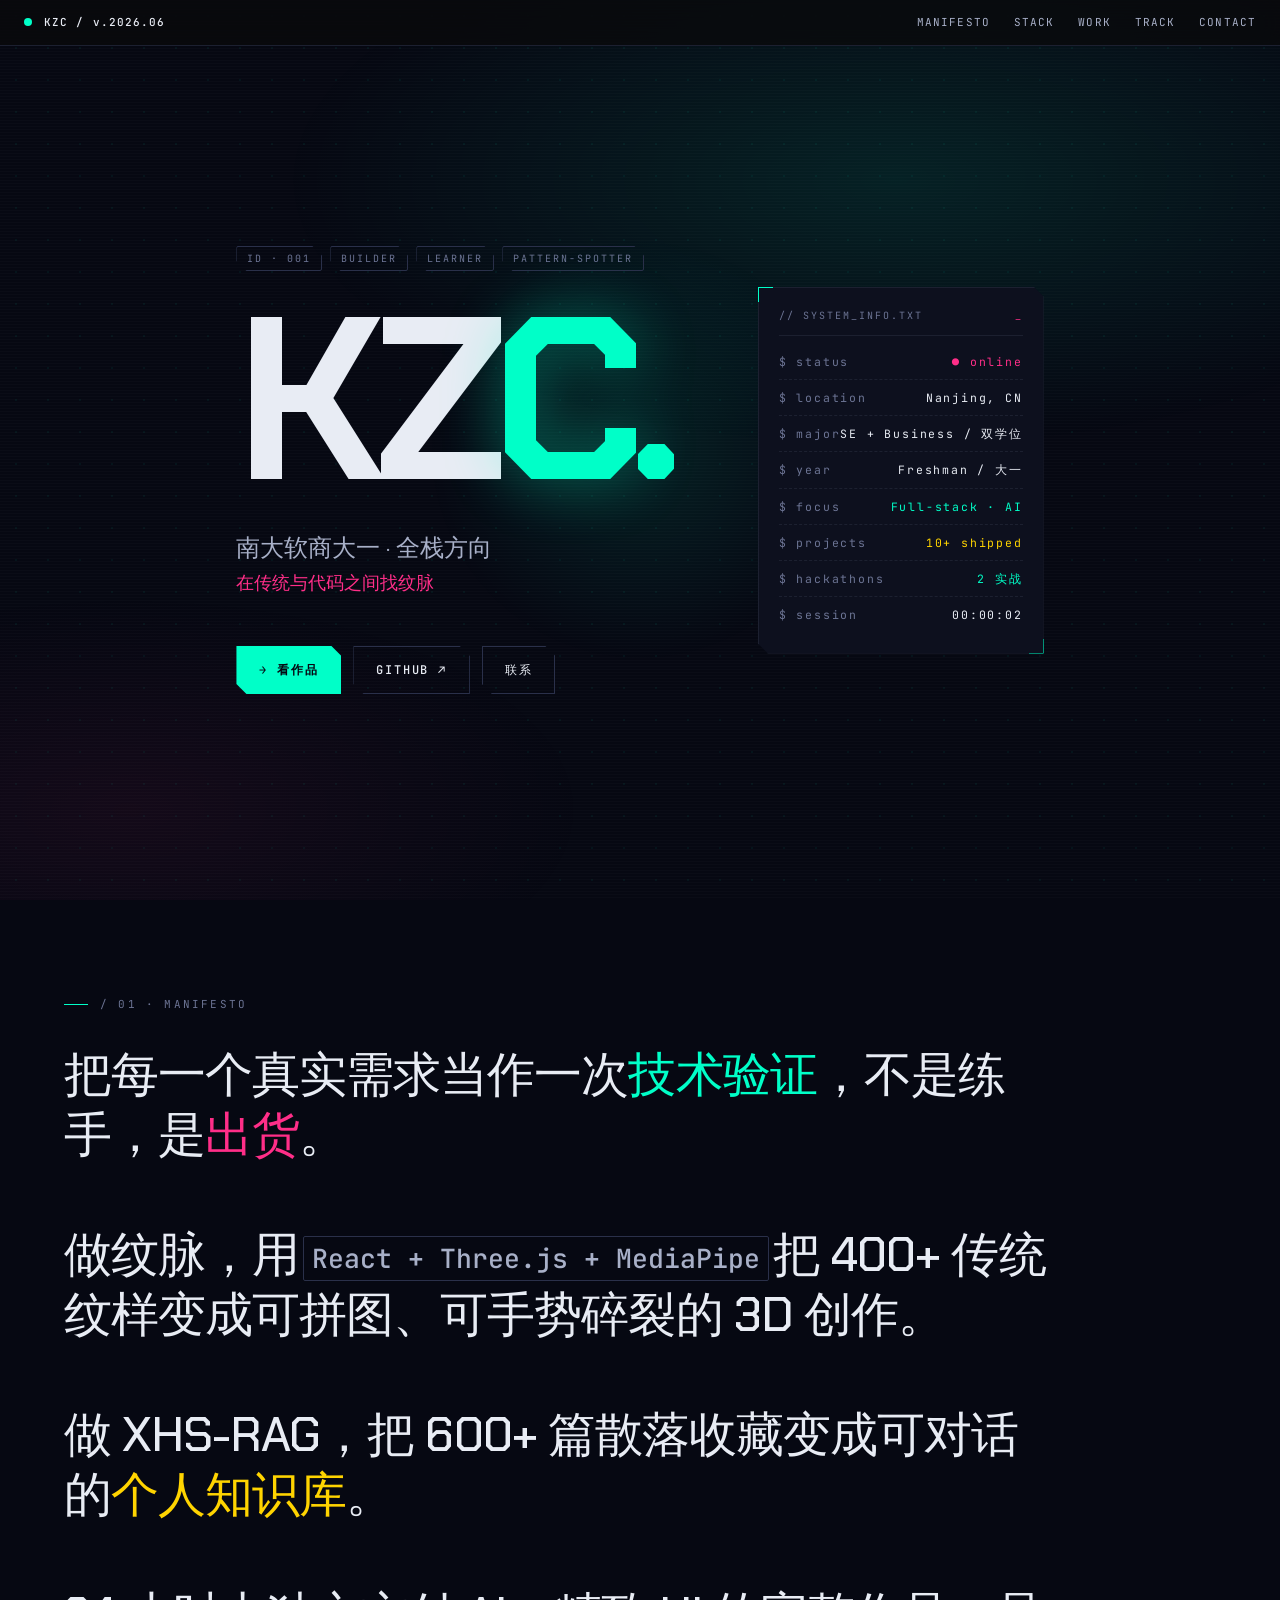
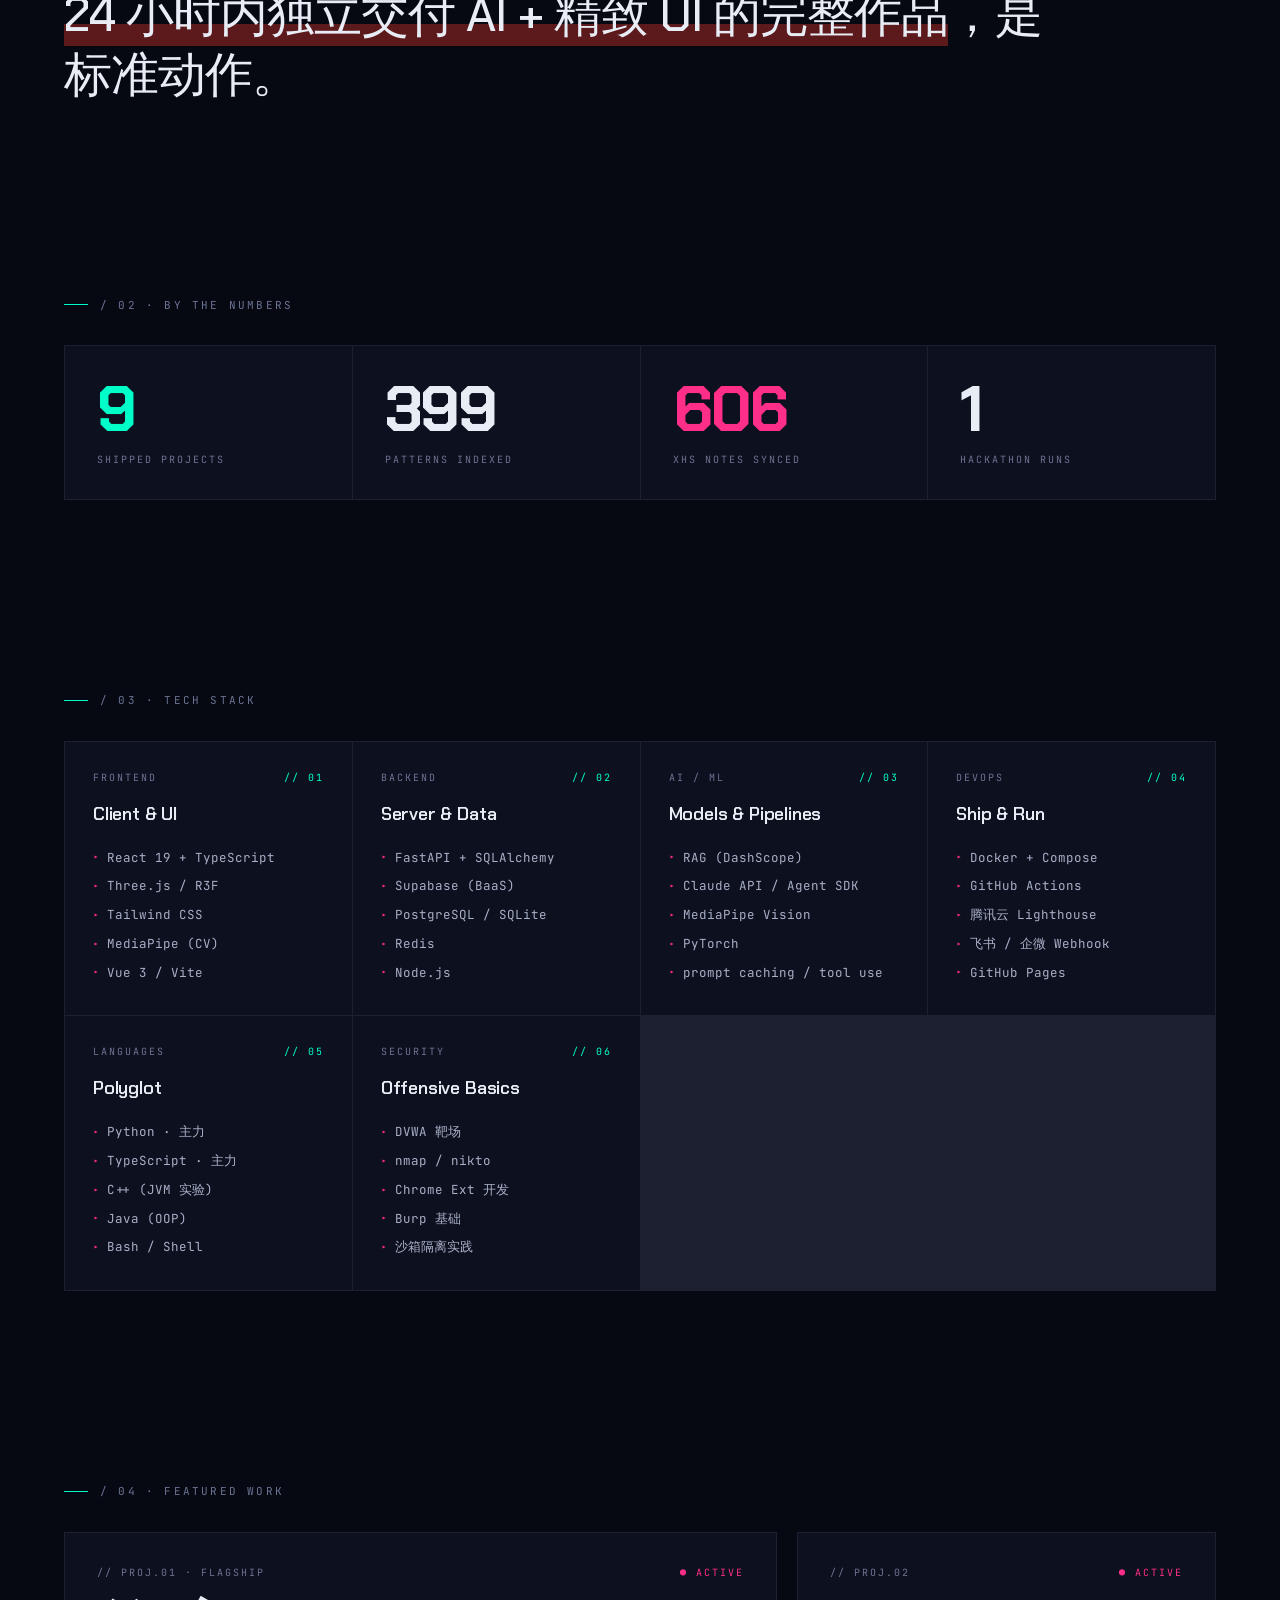
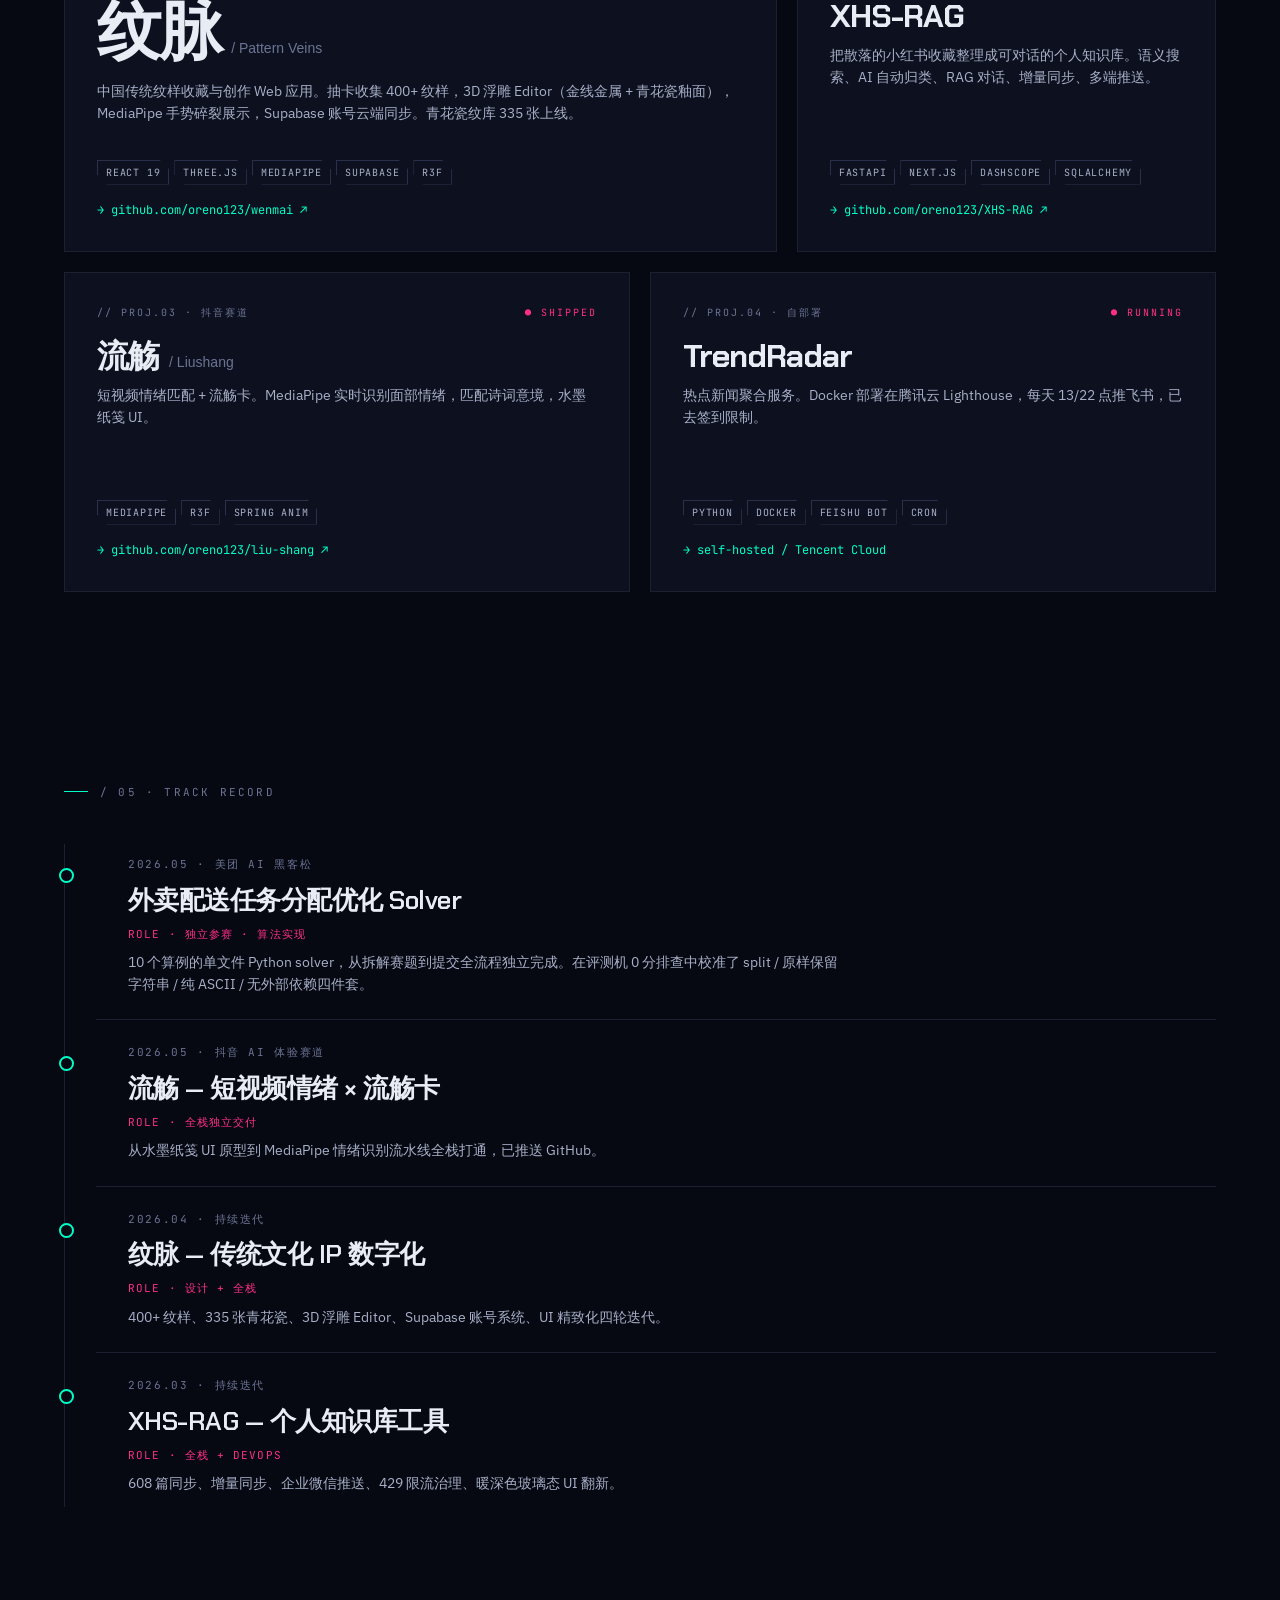
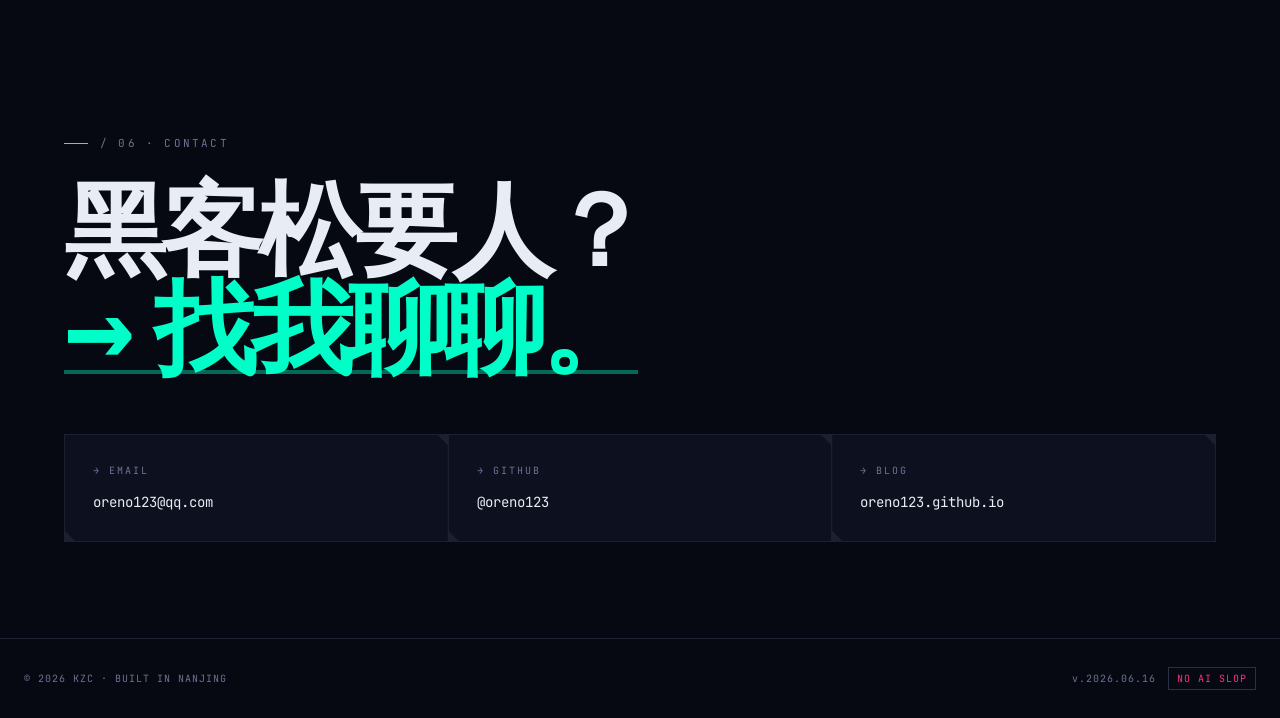
<file: me/index.html>
<!DOCTYPE html>
<html lang="zh-CN">
<head>
<meta charset="UTF-8">
<meta name="viewport" content="width=device-width, initial-scale=1.0">
<title>Kzc · Builder / Learner / Pattern-Spotter</title>
<meta name="description" content="Kzc — 南大软商大一 · 全栈方向 · AI 应用 / 文化 IP 数字化 / 24h 出货黑客松选手">

<!-- Open Graph -->
<meta property="og:type" content="website">
<meta property="og:url" content="https://oreno123.github.io/me/">
<meta property="og:title" content="KZC. — 南大软商大一 · 全栈 / AI">
<meta property="og:description" content="在传统与代码之间找纹脉。10+ shipped projects · 400+ patterns indexed · 608 XHS notes · 2 hackathon runs.">
<meta property="og:image" content="https://oreno123.github.io/me/og-image.png">
<meta property="og:image:width" content="1200">
<meta property="og:image:height" content="630">
<meta property="og:image:alt" content="KZC personal portfolio — cyberpunk data dashboard style">
<meta property="og:locale" content="zh_CN">
<meta property="og:site_name" content="KZC">

<!-- Twitter Card -->
<meta name="twitter:card" content="summary_large_image">
<meta name="twitter:title" content="KZC. — 南大软商大一 · 全栈 / AI">
<meta name="twitter:description" content="在传统与代码之间找纹脉。10+ shipped projects · 400+ patterns · 608 XHS notes · 2 hackathons.">
<meta name="twitter:image" content="https://oreno123.github.io/me/og-image.png">

<!-- Theme color -->
<meta name="theme-color" content="#060812">
<link rel="preconnect" href="https://fonts.googleapis.com">
<link rel="preconnect" href="https://fonts.gstatic.com" crossorigin>
<link href="https://fonts.googleapis.com/css2?family=Chakra+Petch:wght@400;500;600;700&family=JetBrains+Mono:wght@400;500;700&family=IBM+Plex+Sans:wght@300;400;500;600&display=swap" rel="stylesheet">
<style>
:root {
  --bg-0: #060812;
  --bg-1: #0d101e;
  --bg-2: #141829;
  --bg-3: #1c2030;
  --fg-0: #e8ecf4;
  --fg-1: #a8b0c8;
  --fg-2: #6c7494;
  --fg-3: #3a4060;
  --red: #00ffc8;
  --cyan: #ff2e88;
  --yellow: #ffd400;
  --border: #1c2030;
  --border-bright: #2a304a;
}

* { margin: 0; padding: 0; box-sizing: border-box; }
html { scroll-behavior: smooth; }

:focus-visible {
  outline: 2px solid var(--cyan);
  outline-offset: 3px;
}
a:focus-visible, button:focus-visible {
  outline: 2px solid var(--cyan);
  outline-offset: 3px;
  border-radius: 1px;
}

body {
  background: var(--bg-0);
  color: var(--fg-0);
  font-family: 'IBM Plex Sans', 'Geist', system-ui, sans-serif;
  font-weight: 400;
  line-height: 1.5;
  overflow-x: hidden;
  -webkit-font-smoothing: antialiased;
  position: relative;
}

body::before {
  content: '';
  position: fixed;
  inset: 0;
  background-image:
    radial-gradient(circle, rgba(0,255,200,0.05) 1px, transparent 1px),
    repeating-linear-gradient(0deg, transparent 0, transparent 2px, rgba(255,255,255,0.018) 2px, rgba(255,255,255,0.018) 3px);
  background-size: 32px 32px, 100% 3px;
  pointer-events: none;
  z-index: 0;
}

body::after {
  content: '';
  position: fixed;
  inset: 0;
  background:
    radial-gradient(ellipse 80% 50% at 70% 20%, rgba(0,255,200,0.10), transparent 60%),
    radial-gradient(ellipse 60% 40% at 10% 90%, rgba(255,46,136,0.06), transparent 60%);
  pointer-events: none;
  z-index: 1;
}

/* === Cyberpunk clip corners === */
.hero-side,
.hero-meta-top span,
.btn,
.project-card .stack span,
.contact-cell {
  clip-path: polygon(0 0, calc(100% - 10px) 0, 100% 10px, 100% 100%, 10px 100%, 0 calc(100% - 10px));
}

/* === Glitch hover on hero title === */
.hero h1 {
  position: relative;
  transition: text-shadow 0.2s;
  cursor: default;
}
.hero h1:hover .accent,
.hero h1:hover .dot-end {
  animation: glitch 0.45s steps(2) infinite;
}
@keyframes glitch {
  0%   { text-shadow: 2px 0 var(--cyan), -2px 0 var(--red); }
  25%  { text-shadow: -2px 0 var(--cyan), 2px 0 var(--red); }
  50%  { text-shadow: 1px 1px var(--cyan), -1px -1px var(--red); }
  75%  { text-shadow: -1px 1px var(--cyan), 1px -1px var(--red); }
  100% { text-shadow: 2px 0 var(--cyan), -2px 0 var(--red); }
}

/* === Wide tracking for mono labels (停连感) === */
.section-label,
.topbar,
.hero-meta-top,
.hero-side,
.stack-cell .cat,
.project-card .proj-num,
.track-item .date,
.track-item .role,
.stat-cell .label,
.contact-cell .label,
footer {
  letter-spacing: 0.15em;
}

.cursor-glow {
  position: fixed;
  width: 500px;
  height: 500px;
  border-radius: 50%;
  background: radial-gradient(circle, rgba(0,255,200,0.10), transparent 60%);
  pointer-events: none;
  transform: translate(-50%, -50%);
  z-index: 2;
  will-change: transform;
}

main { position: relative; z-index: 5; }

.container {
  max-width: 1200px;
  margin: 0 auto;
  padding: 0 24px;
}

.topbar {
  position: fixed;
  top: 0; left: 0; right: 0;
  z-index: 100;
  padding: 14px 24px;
  display: flex;
  justify-content: space-between;
  align-items: center;
  backdrop-filter: blur(20px);
  -webkit-backdrop-filter: blur(20px);
  background: rgba(10,10,11,0.75);
  border-bottom: 1px solid var(--border);
  font-family: 'JetBrains Mono', monospace;
  font-size: 11px;
  letter-spacing: 0.1em;
}

.topbar .brand {
  display: flex;
  align-items: center;
  gap: 12px;
  color: var(--fg-0);
  font-weight: 500;
}

.topbar .brand .dot {
  width: 8px; height: 8px;
  background: var(--red);
  border-radius: 50%;
  animation: pulse 2s ease-in-out infinite;
}

@keyframes pulse {
  0%, 100% { opacity: 1; box-shadow: 0 0 12px var(--red); }
  50% { opacity: 0.4; box-shadow: 0 0 4px var(--red); }
}

.topbar nav { display: flex; gap: 24px; }
.topbar nav a {
  color: var(--fg-1);
  text-decoration: none;
  transition: color 0.2s;
}
.topbar nav a:hover { color: var(--cyan); }

section {
  padding: 96px 0;
  position: relative;
}

.section-label {
  font-family: 'JetBrains Mono', monospace;
  font-size: 11px;
  letter-spacing: 0.2em;
  text-transform: uppercase;
  color: var(--fg-2);
  margin-bottom: 32px;
  display: flex;
  align-items: center;
  gap: 12px;
}
.section-label::before {
  content: '';
  width: 24px;
  height: 1px;
  background: var(--red);
}

/* === HERO === */
.hero {
  min-height: 100vh;
  display: flex;
  align-items: center;
  padding: 120px 0 80px;
  position: relative;
}

.hero-grid {
  display: grid;
  grid-template-columns: 1.6fr 1fr;
  gap: 64px;
  align-items: center;
  width: 100%;
}

.hero-meta-top {
  font-family: 'JetBrains Mono', monospace;
  font-size: 10px;
  color: var(--fg-2);
  letter-spacing: 0.2em;
  text-transform: uppercase;
  margin-bottom: 32px;
  display: flex;
  gap: 8px;
  flex-wrap: wrap;
}

.hero-meta-top span {
  padding: 4px 10px;
  border: 1px solid var(--border-bright);
  border-radius: 2px;
}

.hero h1 {
  font-family: 'Chakra Petch', sans-serif;
  font-size: clamp(96px, 18vw, 240px);
  font-weight: 700;
  letter-spacing: -0.06em;
  line-height: 0.85;
  margin-bottom: 32px;
  color: var(--fg-0);
}

.hero h1 .accent {
  color: var(--red);
  text-shadow: 0 0 60px rgba(0,255,200,0.4);
}

.hero h1 .dot-end {
  color: var(--red);
}

.hero-tagline {
  font-family: 'Chakra Petch', sans-serif;
  font-size: clamp(18px, 2vw, 24px);
  font-weight: 400;
  color: var(--fg-1);
  max-width: 540px;
  margin-bottom: 48px;
  line-height: 1.4;
}

.hero-tagline .mono {
  font-family: 'JetBrains Mono', monospace;
  font-size: 0.75em;
  color: var(--cyan);
  display: inline-block;
  margin-top: 6px;
}

.hero-cta {
  display: flex;
  gap: 12px;
  flex-wrap: wrap;
}

.btn {
  font-family: 'JetBrains Mono', monospace;
  font-size: 12px;
  font-weight: 500;
  letter-spacing: 0.15em;
  text-transform: uppercase;
  padding: 14px 22px;
  border: 1px solid var(--border-bright);
  background: transparent;
  color: var(--fg-0);
  text-decoration: none;
  cursor: pointer;
  transition: all 0.2s ease;
  display: inline-flex;
  align-items: center;
  gap: 6px;
}

.btn:hover {
  background: var(--fg-0);
  color: var(--bg-0);
  border-color: var(--fg-0);
}

.btn.primary {
  background: var(--red);
  color: var(--bg-0);
  border-color: var(--red);
  font-weight: 700;
}
.btn.primary:hover {
  background: transparent;
  color: var(--red);
  box-shadow: 0 0 20px rgba(255,59,48,0.3);
}

.hero-side {
  border: 1px solid var(--border);
  padding: 20px;
  font-family: 'JetBrains Mono', monospace;
  font-size: 12px;
  background: var(--bg-1);
  position: relative;
  backdrop-filter: blur(8px);
}

.hero-side::before {
  content: '';
  position: absolute;
  top: -1px; left: -1px;
  width: 14px; height: 14px;
  border-top: 1px solid var(--red);
  border-left: 1px solid var(--red);
}
.hero-side::after {
  content: '';
  position: absolute;
  bottom: -1px; right: -1px;
  width: 14px; height: 14px;
  border-bottom: 1px solid var(--red);
  border-right: 1px solid var(--red);
}

.hero-side-title {
  font-size: 10px;
  letter-spacing: 0.2em;
  color: var(--fg-2);
  text-transform: uppercase;
  padding-bottom: 12px;
  margin-bottom: 8px;
  border-bottom: 1px solid var(--border);
  display: flex;
  justify-content: space-between;
}
.hero-side-title .blink {
  color: var(--cyan);
  animation: blink 1.2s steps(2) infinite;
}
@keyframes blink {
  0%, 50% { opacity: 1; }
  51%, 100% { opacity: 0; }
}

.hero-side-row {
  display: flex;
  justify-content: space-between;
  padding: 9px 0;
  border-bottom: 1px dashed var(--border);
  font-size: 11.5px;
}
.hero-side-row:last-child { border-bottom: none; }
.hero-side-row .key { color: var(--fg-2); }
.hero-side-row .val { color: var(--fg-0); }
.hero-side-row .val.red { color: var(--red); }
.hero-side-row .val.cyan { color: var(--cyan); }
.hero-side-row .val.yellow { color: var(--yellow); }

/* === MANIFESTO === */
.manifesto {
  font-family: 'Chakra Petch', sans-serif;
  font-size: clamp(28px, 4vw, 48px);
  font-weight: 500;
  line-height: 1.25;
  letter-spacing: -0.02em;
  max-width: 1000px;
  color: var(--fg-0);
}
.manifesto .red { color: var(--red); }
.manifesto .cyan { color: var(--cyan); }
.manifesto .yellow { color: var(--yellow); }
.manifesto .mono-inline {
  font-family: 'JetBrains Mono', monospace;
  font-size: 0.55em;
  color: var(--fg-1);
  padding: 4px 8px;
  border: 1px solid var(--border-bright);
  border-radius: 2px;
  letter-spacing: 0;
  vertical-align: middle;
  margin: 0 4px;
  white-space: nowrap;
}
.manifesto .underline-red {
  background: linear-gradient(transparent 65%, rgba(255,59,48,0.35) 65%);
}

/* === STATS === */
.stats-grid {
  display: grid;
  grid-template-columns: repeat(4, 1fr);
  gap: 1px;
  background: var(--border);
  border: 1px solid var(--border);
}

.stat-cell {
  background: var(--bg-1);
  padding: 32px;
}

.stat-cell .num {
  font-family: 'Chakra Petch', sans-serif;
  font-size: clamp(40px, 5vw, 64px);
  font-weight: 700;
  letter-spacing: -0.04em;
  line-height: 1;
  color: var(--fg-0);
  margin-bottom: 10px;
}
.stat-cell .num.red { color: var(--red); }
.stat-cell .num.cyan { color: var(--cyan); }

.stat-cell .label {
  font-family: 'JetBrains Mono', monospace;
  font-size: 10px;
  letter-spacing: 0.2em;
  text-transform: uppercase;
  color: var(--fg-2);
}

/* === STACK === */
.stack-grid {
  display: grid;
  grid-template-columns: repeat(auto-fit, minmax(280px, 1fr));
  gap: 1px;
  background: var(--border);
  border: 1px solid var(--border);
}

.stack-cell {
  background: var(--bg-1);
  padding: 28px;
  transition: background 0.2s;
}
.stack-cell:hover { background: var(--bg-2); }

.stack-cell .cat {
  font-family: 'JetBrains Mono', monospace;
  font-size: 10px;
  letter-spacing: 0.2em;
  text-transform: uppercase;
  color: var(--fg-2);
  margin-bottom: 16px;
  display: flex;
  justify-content: space-between;
}
.stack-cell .cat .num { color: var(--red); }

.stack-cell h3 {
  font-family: 'Chakra Petch', sans-serif;
  font-size: 18px;
  font-weight: 600;
  margin-bottom: 16px;
  color: var(--fg-0);
  letter-spacing: -0.01em;
}

.stack-cell ul {
  list-style: none;
  font-family: 'JetBrains Mono', monospace;
  font-size: 12.5px;
}
.stack-cell ul li {
  padding: 5px 0;
  color: var(--fg-1);
  display: flex;
  align-items: center;
  gap: 8px;
}
.stack-cell ul li::before {
  content: '▸';
  color: var(--cyan);
  font-size: 10px;
}

/* === PROJECTS === */
.projects-main {
  display: grid;
  grid-template-columns: 1.7fr 1fr;
  gap: 20px;
  margin-bottom: 20px;
}
.projects-secondary {
  display: grid;
  grid-template-columns: 1fr 1fr;
  gap: 20px;
}

.project-card {
  background: var(--bg-1);
  border: 1px solid var(--border);
  padding: 32px;
  position: relative;
  transition: all 0.3s cubic-bezier(0.16,1,0.3,1);
  cursor: pointer;
  text-decoration: none;
  color: inherit;
  display: flex;
  flex-direction: column;
  min-height: 320px;
  overflow: hidden;
}
.project-card::before {
  content: '';
  position: absolute;
  top: 0; left: 0;
  width: 0; height: 2px;
  background: var(--red);
  transition: width 0.4s cubic-bezier(0.16,1,0.3,1);
}
.project-card:hover {
  border-color: var(--border-bright);
  transform: translateY(-4px);
  background: var(--bg-2);
}
.project-card:hover::before {
  width: 100%;
}

.project-card .proj-num {
  font-family: 'JetBrains Mono', monospace;
  font-size: 10px;
  color: var(--fg-2);
  letter-spacing: 0.2em;
  margin-bottom: 20px;
  display: flex;
  justify-content: space-between;
  text-transform: uppercase;
}

.project-card .proj-num .status {
  color: var(--cyan);
}

.project-card h3 {
  font-family: 'Chakra Petch', sans-serif;
  font-size: 32px;
  font-weight: 700;
  letter-spacing: -0.03em;
  margin-bottom: 12px;
  line-height: 1;
}
.project-card h3 .cn {
  font-size: 14px;
  color: var(--fg-2);
  font-weight: 400;
  margin-left: 10px;
  letter-spacing: 0;
  font-family: 'Geist', sans-serif;
}

.project-card.featured h3 {
  font-size: clamp(40px, 5vw, 64px);
  margin-bottom: 16px;
}

.project-card .desc {
  color: var(--fg-1);
  font-size: 13.5px;
  line-height: 1.65;
  margin-bottom: 20px;
  flex: 1;
}

.project-card .stack {
  display: flex;
  flex-wrap: wrap;
  gap: 5px;
  margin-bottom: 16px;
}

.project-card .stack span {
  font-family: 'JetBrains Mono', monospace;
  font-size: 10px;
  padding: 4px 8px;
  border: 1px solid var(--border-bright);
  color: var(--fg-1);
  letter-spacing: 0.08em;
}

.project-card .arrow {
  font-family: 'JetBrains Mono', monospace;
  font-size: 12px;
  color: var(--red);
  margin-top: auto;
  align-self: flex-start;
  transition: transform 0.2s;
}
.project-card:hover .arrow {
  transform: translateX(6px);
}

/* === TRACK === */
.track-list {
  position: relative;
  padding-left: 32px;
}
.track-list::before {
  content: '';
  position: absolute;
  left: 0; top: 12px; bottom: 12px;
  width: 1px;
  background: var(--border);
}

.track-item {
  padding: 24px 0 24px 32px;
  position: relative;
  border-bottom: 1px solid var(--border);
}
.track-item:last-child { border-bottom: none; }
.track-item::before {
  content: '';
  position: absolute;
  left: -37px; top: 36px;
  width: 11px; height: 11px;
  background: var(--bg-0);
  border: 2px solid var(--red);
  border-radius: 50%;
  transition: all 0.2s;
}
.track-item:hover::before {
  background: var(--red);
  box-shadow: 0 0 14px var(--red);
}

.track-item .date {
  font-family: 'JetBrains Mono', monospace;
  font-size: 11px;
  color: var(--fg-2);
  letter-spacing: 0.15em;
  margin-bottom: 8px;
  text-transform: uppercase;
}

.track-item h4 {
  font-family: 'Chakra Petch', sans-serif;
  font-size: clamp(20px, 2.2vw, 26px);
  font-weight: 600;
  margin-bottom: 6px;
  letter-spacing: -0.02em;
}

.track-item .role {
  font-family: 'JetBrains Mono', monospace;
  font-size: 11px;
  color: var(--cyan);
  margin-bottom: 10px;
  letter-spacing: 0.1em;
  text-transform: uppercase;
}

.track-item p {
  color: var(--fg-1);
  font-size: 13.5px;
  line-height: 1.6;
  max-width: 720px;
}

/* === CONTACT === */
.contact {
  padding: 120px 0 96px;
}

.contact h2 {
  font-family: 'Chakra Petch', sans-serif;
  font-size: clamp(48px, 8vw, 120px);
  font-weight: 700;
  letter-spacing: -0.05em;
  line-height: 0.95;
  margin-bottom: 56px;
}

.contact h2 a {
  color: var(--red);
  text-decoration: none;
  position: relative;
  display: inline-block;
}
.contact h2 a::after {
  content: '';
  position: absolute;
  left: 0; right: 0;
  bottom: 4px;
  height: 4px;
  background: var(--red);
  opacity: 0.4;
}
.contact h2 a:hover::after {
  opacity: 1;
}

.contact-grid {
  display: grid;
  grid-template-columns: repeat(3, 1fr);
  gap: 1px;
  background: var(--border);
  border: 1px solid var(--border);
  margin-top: 16px;
}

.contact-cell {
  background: var(--bg-1);
  padding: 28px;
  text-decoration: none;
  color: inherit;
  transition: background 0.2s;
  position: relative;
}
.contact-cell:hover { background: var(--bg-2); }

.contact-cell .label {
  font-family: 'JetBrains Mono', monospace;
  font-size: 10px;
  letter-spacing: 0.2em;
  color: var(--fg-2);
  margin-bottom: 14px;
  text-transform: uppercase;
}
.contact-cell .value {
  font-family: 'JetBrains Mono', monospace;
  font-size: 14px;
  color: var(--fg-0);
}

footer {
  padding: 28px 24px;
  border-top: 1px solid var(--border);
  font-family: 'JetBrains Mono', monospace;
  font-size: 10px;
  color: var(--fg-2);
  display: flex;
  justify-content: space-between;
  align-items: center;
  letter-spacing: 0.1em;
  flex-wrap: wrap;
  gap: 8px;
}

footer .right {
  display: flex;
  align-items: center;
  gap: 12px;
}
footer .badge {
  padding: 3px 8px;
  border: 1px solid var(--border-bright);
  color: var(--cyan);
}

/* === REVEAL === */
.reveal {
  opacity: 0;
  transform: translateY(28px);
  transition: opacity 0.9s cubic-bezier(0.16,1,0.3,1), transform 0.9s cubic-bezier(0.16,1,0.3,1);
}
.reveal.in {
  opacity: 1;
  transform: translateY(0);
}

/* === MOBILE === */
@media (max-width: 900px) {
  .hero-grid { grid-template-columns: 1fr; gap: 40px; }
  .projects-main, .projects-secondary, .stats-grid, .contact-grid, .stack-grid {
    grid-template-columns: 1fr;
  }
  .topbar nav { display: none; }
  section { padding: 64px 0; }
  .hero { padding-top: 100px; }
  .hero h1 { font-size: clamp(72px, 22vw, 140px); }
  .hero-side { font-size: 11px; }
  .contact h2 { font-size: clamp(40px, 12vw, 72px); }
  .project-card.featured h3 { font-size: clamp(32px, 8vw, 48px); }
  .manifesto { font-size: clamp(22px, 6vw, 32px); line-height: 1.3; }
  .manifesto .mono-inline { display: inline-block; font-size: 0.5em; margin: 4px 2px; }
}

@media (max-width: 480px) {
  .container { padding: 0 16px; }
  section { padding: 48px 0; }
  .hero { padding: 100px 0 60px; min-height: auto; }
  .hero h1 { font-size: clamp(64px, 24vw, 110px); }
  .hero-meta-top { font-size: 9px; }
  .hero-meta-top span { padding: 3px 8px; }
  .hero-side { padding: 16px; }
  .hero-side-row { font-size: 10.5px; padding: 7px 0; }
  .stat-cell { padding: 20px; }
  .stat-cell .num { font-size: 38px; }
  .stack-cell { padding: 20px; }
  .project-card { padding: 24px; min-height: auto; }
  .project-card h3 { font-size: 24px; }
  .project-card.featured h3 { font-size: 36px; }
  .track-item { padding: 18px 0 18px 24px; }
  .track-item::before { left: -29px; }
  .contact-cell { padding: 20px; }
  footer { padding: 20px 16px; flex-direction: column; align-items: flex-start; }
}

@media (prefers-reduced-motion: reduce) {
  *, *::before, *::after {
    animation-duration: 0.01ms !important;
    transition-duration: 0.01ms !important;
  }
  .reveal { opacity: 1; transform: none; }
  .cursor-glow { display: none; }
}
</style>
</head>
<body>

<div class="cursor-glow" id="glow"></div>

<div class="topbar">
  <div class="brand">
    <span class="dot"></span>
    <span>KZC / v.2026.06</span>
  </div>
  <nav>
    <a href="#manifesto">MANIFESTO</a>
    <a href="#stack">STACK</a>
    <a href="#projects">WORK</a>
    <a href="#track">TRACK</a>
    <a href="#contact">CONTACT</a>
  </nav>
</div>

<main>

<!-- HERO -->
<section class="hero">
  <div class="container">
    <div class="hero-grid">
      <div>
        <div class="hero-meta-top">
          <span>ID · 001</span>
          <span>BUILDER</span>
          <span>LEARNER</span>
          <span>PATTERN-SPOTTER</span>
        </div>
        <h1>KZ<span class="accent">C</span><span class="dot-end">.</span></h1>
        <p class="hero-tagline">
          南大软商大一 · 全栈方向<br>
          <span class="mono">在传统与代码之间找纹脉</span>
        </p>
        <div class="hero-cta">
          <a href="#projects" class="btn primary">→ 看作品</a>
          <a href="https://github.com/oreno123" target="_blank" rel="noopener" class="btn">GITHUB ↗</a>
          <a href="mailto:oreno123@qq.com" class="btn">联系</a>
        </div>
      </div>
      <div class="hero-side">
        <div class="hero-side-title">
          <span>// system_info.txt</span>
          <span class="blink">_</span>
        </div>
        <div class="hero-side-row"><span class="key">$ status</span><span class="val cyan">● online</span></div>
        <div class="hero-side-row"><span class="key">$ location</span><span class="val">Nanjing, CN</span></div>
        <div class="hero-side-row"><span class="key">$ major</span><span class="val">SE + Business / 双学位</span></div>
        <div class="hero-side-row"><span class="key">$ year</span><span class="val">Freshman / 大一</span></div>
        <div class="hero-side-row"><span class="key">$ focus</span><span class="val red">Full-stack · AI</span></div>
        <div class="hero-side-row"><span class="key">$ projects</span><span class="val yellow">10+ shipped</span></div>
        <div class="hero-side-row"><span class="key">$ hackathons</span><span class="val red">2 实战</span></div>
        <div class="hero-side-row"><span class="key">$ session</span><span class="val" id="uptime">00:00:00</span></div>
      </div>
    </div>
  </div>
</section>

<!-- MANIFESTO -->
<section id="manifesto">
  <div class="container">
    <div class="section-label reveal">/ 01 · MANIFESTO</div>
    <p class="manifesto reveal">
      把每一个真实需求当作一次<span class="red">技术验证</span>，不是练手，是<span class="cyan">出货</span>。<br><br>
      做纹脉，用<span class="mono-inline">React + Three.js + MediaPipe</span>把 400+ 传统纹样变成可拼图、可手势碎裂的 3D 创作。<br><br>
      做 XHS-RAG，把 600+ 篇散落收藏变成可对话的<span class="yellow">个人知识库</span>。<br><br>
      <span class="underline-red">24 小时内独立交付 AI + 精致 UI 的完整作品</span>，是标准动作。
    </p>
  </div>
</section>

<!-- STATS -->
<section>
  <div class="container">
    <div class="section-label reveal">/ 02 · BY THE NUMBERS</div>
    <div class="stats-grid reveal">
      <div class="stat-cell">
        <div class="num red" data-count="10" data-suffix="+">0</div>
        <div class="label">SHIPPED PROJECTS</div>
      </div>
      <div class="stat-cell">
        <div class="num" data-count="400" data-suffix="+">0</div>
        <div class="label">PATTERNS INDEXED</div>
      </div>
      <div class="stat-cell">
        <div class="num cyan" data-count="608">0</div>
        <div class="label">XHS NOTES SYNCED</div>
      </div>
      <div class="stat-cell">
        <div class="num" data-count="2">0</div>
        <div class="label">HACKATHON RUNS</div>
      </div>
    </div>
  </div>
</section>

<!-- STACK -->
<section id="stack">
  <div class="container">
    <div class="section-label reveal">/ 03 · TECH STACK</div>
    <div class="stack-grid reveal">
      <div class="stack-cell">
        <div class="cat"><span>FRONTEND</span><span class="num">// 01</span></div>
        <h3>Client & UI</h3>
        <ul>
          <li>React 19 + TypeScript</li>
          <li>Three.js / R3F</li>
          <li>Tailwind CSS</li>
          <li>MediaPipe (CV)</li>
          <li>Vue 3 / Vite</li>
        </ul>
      </div>
      <div class="stack-cell">
        <div class="cat"><span>BACKEND</span><span class="num">// 02</span></div>
        <h3>Server & Data</h3>
        <ul>
          <li>FastAPI + SQLAlchemy</li>
          <li>Supabase (BaaS)</li>
          <li>PostgreSQL / SQLite</li>
          <li>Redis</li>
          <li>Node.js</li>
        </ul>
      </div>
      <div class="stack-cell">
        <div class="cat"><span>AI / ML</span><span class="num">// 03</span></div>
        <h3>Models & Pipelines</h3>
        <ul>
          <li>RAG (DashScope)</li>
          <li>Claude API / Agent SDK</li>
          <li>MediaPipe Vision</li>
          <li>PyTorch</li>
          <li>prompt caching / tool use</li>
        </ul>
      </div>
      <div class="stack-cell">
        <div class="cat"><span>DEVOPS</span><span class="num">// 04</span></div>
        <h3>Ship & Run</h3>
        <ul>
          <li>Docker + Compose</li>
          <li>GitHub Actions</li>
          <li>腾讯云 Lighthouse</li>
          <li>飞书 / 企微 Webhook</li>
          <li>GitHub Pages</li>
        </ul>
      </div>
      <div class="stack-cell">
        <div class="cat"><span>LANGUAGES</span><span class="num">// 05</span></div>
        <h3>Polyglot</h3>
        <ul>
          <li>Python · 主力</li>
          <li>TypeScript · 主力</li>
          <li>C++ (JVM 实验)</li>
          <li>Java (OOP)</li>
          <li>Bash / Shell</li>
        </ul>
      </div>
      <div class="stack-cell">
        <div class="cat"><span>SECURITY</span><span class="num">// 06</span></div>
        <h3>Offensive Basics</h3>
        <ul>
          <li>DVWA 靶场</li>
          <li>nmap / nikto</li>
          <li>Chrome Ext 开发</li>
          <li>Burp 基础</li>
          <li>沙箱隔离实践</li>
        </ul>
      </div>
    </div>
  </div>
</section>

<!-- PROJECTS -->
<section id="projects">
  <div class="container">
    <div class="section-label reveal">/ 04 · FEATURED WORK</div>

    <div class="projects-main reveal">
      <a href="https://github.com/oreno123/wenmai" target="_blank" rel="noopener" class="project-card featured">
        <div class="proj-num"><span>// PROJ.01 · FLAGSHIP</span><span class="status">● ACTIVE</span></div>
        <h3>纹脉<span class="cn">/ Pattern Veins</span></h3>
        <p class="desc">中国传统纹样收藏与创作 Web 应用。抽卡收集 400+ 纹样，3D 浮雕 Editor（金线金属 + 青花瓷釉面），MediaPipe 手势碎裂展示，Supabase 账号云端同步。青花瓷纹库 335 张上线。</p>
        <div class="stack">
          <span>REACT 19</span><span>THREE.JS</span><span>MEDIAPIPE</span><span>SUPABASE</span><span>R3F</span>
        </div>
        <div class="arrow">→ github.com/oreno123/wenmai ↗</div>
      </a>
      <a href="https://github.com/oreno123/XHS-RAG" target="_blank" rel="noopener" class="project-card">
        <div class="proj-num"><span>// PROJ.02</span><span class="status">● ACTIVE</span></div>
        <h3>XHS-RAG</h3>
        <p class="desc">把散落的小红书收藏整理成可对话的个人知识库。语义搜索、AI 自动归类、RAG 对话、增量同步、多端推送。</p>
        <div class="stack">
          <span>FASTAPI</span><span>NEXT.JS</span><span>DASHSCOPE</span><span>SQLALCHEMY</span>
        </div>
        <div class="arrow">→ github.com/oreno123/XHS-RAG ↗</div>
      </a>
    </div>

    <div class="projects-secondary reveal">
      <a href="https://github.com/oreno123/liu-shang" target="_blank" rel="noopener" class="project-card">
        <div class="proj-num"><span>// PROJ.03 · 抖音赛道</span><span class="status">● SHIPPED</span></div>
        <h3>流觞<span class="cn">/ Liushang</span></h3>
        <p class="desc">短视频情绪匹配 + 流觞卡。MediaPipe 实时识别面部情绪，匹配诗词意境，水墨纸笺 UI。</p>
        <div class="stack"><span>MEDIAPIPE</span><span>R3F</span><span>SPRING ANIM</span></div>
        <div class="arrow">→ github.com/oreno123/liu-shang ↗</div>
      </a>
      <div class="project-card">
        <div class="proj-num"><span>// PROJ.04 · 自部署</span><span class="status">● RUNNING</span></div>
        <h3>TrendRadar</h3>
        <p class="desc">热点新闻聚合服务。Docker 部署在腾讯云 Lighthouse，每天 13/22 点推飞书，已去签到限制。</p>
        <div class="stack"><span>PYTHON</span><span>DOCKER</span><span>FEISHU BOT</span><span>CRON</span></div>
        <div class="arrow">→ self-hosted / Tencent Cloud</div>
      </div>
    </div>
  </div>
</section>

<!-- TRACK -->
<section id="track">
  <div class="container">
    <div class="section-label reveal">/ 05 · TRACK RECORD</div>
    <div class="track-list reveal">
      <div class="track-item">
        <div class="date">2026.05 · 美团 AI 黑客松</div>
        <h4>外卖配送任务分配优化 Solver</h4>
        <div class="role">ROLE · 独立参赛 · 算法实现</div>
        <p>10 个算例的单文件 Python solver，从拆解赛题到提交全流程独立完成。在评测机 0 分排查中校准了 split / 原样保留字符串 / 纯 ASCII / 无外部依赖四件套。</p>
      </div>
      <div class="track-item">
        <div class="date">2026.05 · 抖音 AI 体验赛道</div>
        <h4>流觞 — 短视频情绪 × 流觞卡</h4>
        <div class="role">ROLE · 全栈独立交付</div>
        <p>从水墨纸笺 UI 原型到 MediaPipe 情绪识别流水线全栈打通，已推送 GitHub。</p>
      </div>
      <div class="track-item">
        <div class="date">2026.04 · 持续迭代</div>
        <h4>纹脉 — 传统文化 IP 数字化</h4>
        <div class="role">ROLE · 设计 + 全栈</div>
        <p>400+ 纹样、335 张青花瓷、3D 浮雕 Editor、Supabase 账号系统、UI 精致化四轮迭代。</p>
      </div>
      <div class="track-item">
        <div class="date">2026.03 · 持续迭代</div>
        <h4>XHS-RAG — 个人知识库工具</h4>
        <div class="role">ROLE · 全栈 + DevOps</div>
        <p>608 篇同步、增量同步、企业微信推送、429 限流治理、暖深色玻璃态 UI 翻新。</p>
      </div>
    </div>
  </div>
</section>

<!-- CONTACT -->
<section id="contact" class="contact">
  <div class="container">
    <div class="section-label reveal">/ 06 · CONTACT</div>
    <h2 class="reveal">
      黑客松要人？<br>
      <a href="mailto:oreno123@qq.com">→ 找我聊聊。</a>
    </h2>
    <div class="contact-grid reveal">
      <a href="mailto:oreno123@qq.com" class="contact-cell">
        <div class="label">→ EMAIL</div>
        <div class="value">oreno123@qq.com</div>
      </a>
      <a href="https://github.com/oreno123" target="_blank" rel="noopener" class="contact-cell">
        <div class="label">→ GITHUB</div>
        <div class="value">@oreno123</div>
      </a>
      <a href="https://oreno123.github.io" target="_blank" rel="noopener" class="contact-cell">
        <div class="label">→ BLOG</div>
        <div class="value">oreno123.github.io</div>
      </a>
    </div>
  </div>
</section>

</main>

<footer>
  <span>© 2026 KZC · BUILT IN NANJING</span>
  <div class="right">
    <span>v.2026.06.16</span>
    <span class="badge">NO AI SLOP</span>
  </div>
</footer>

<script>
const glow = document.getElementById('glow');
let mx = window.innerWidth / 2, my = window.innerHeight / 2;
let gx = mx, gy = my;
const isTouch = window.matchMedia('(pointer: coarse)').matches;
if (!isTouch) {
  window.addEventListener('mousemove', e => { mx = e.clientX; my = e.clientY; });
  function animGlow() {
    gx += (mx - gx) * 0.08;
    gy += (my - gy) * 0.08;
    glow.style.transform = 'translate(' + gx + 'px,' + gy + 'px) translate(-50%,-50%)';
    requestAnimationFrame(animGlow);
  }
  animGlow();
} else {
  glow.style.display = 'none';
}

const io = new IntersectionObserver(function(entries) {
  entries.forEach(function(e) {
    if (e.isIntersecting) {
      e.target.classList.add('in');
      const nums = e.target.querySelectorAll('[data-count]');
      nums.forEach(countUp);
      io.unobserve(e.target);
    }
  });
}, { threshold: 0.12 });

document.querySelectorAll('.reveal').forEach(function(el) { io.observe(el); });

function countUp(el) {
  if (el.dataset.done) return;
  el.dataset.done = '1';
  const target = parseInt(el.dataset.count, 10);
  const suffix = el.dataset.suffix || '';
  const dur = 1500;
  const start = performance.now();
  function tick(now) {
    const t = Math.min(1, (now - start) / dur);
    const ease = 1 - Math.pow(1 - t, 3);
    el.textContent = Math.floor(target * ease) + (t === 1 ? suffix : '');
    if (t < 1) requestAnimationFrame(tick);
    else el.textContent = target + suffix;
  }
  requestAnimationFrame(tick);
}

const loadTime = Date.now();
let uptimeTimer = null;
function updateUptime() {
  const diff = Math.floor((Date.now() - loadTime) / 1000);
  const h = String(Math.floor(diff / 3600)).padStart(2, '0');
  const m = String(Math.floor((diff % 3600) / 60)).padStart(2, '0');
  const s = String(diff % 60).padStart(2, '0');
  const el = document.getElementById('uptime');
  if (el) el.textContent = h + ':' + m + ':' + s;
}
function startUptime() {
  if (uptimeTimer) return;
  updateUptime();
  uptimeTimer = setInterval(updateUptime, 1000);
}
function stopUptime() {
  if (uptimeTimer) { clearInterval(uptimeTimer); uptimeTimer = null; }
}
document.addEventListener('visibilitychange', function() {
  if (document.hidden) stopUptime();
  else startUptime();
});
startUptime();
</script>
</body>
</html>
</file>
